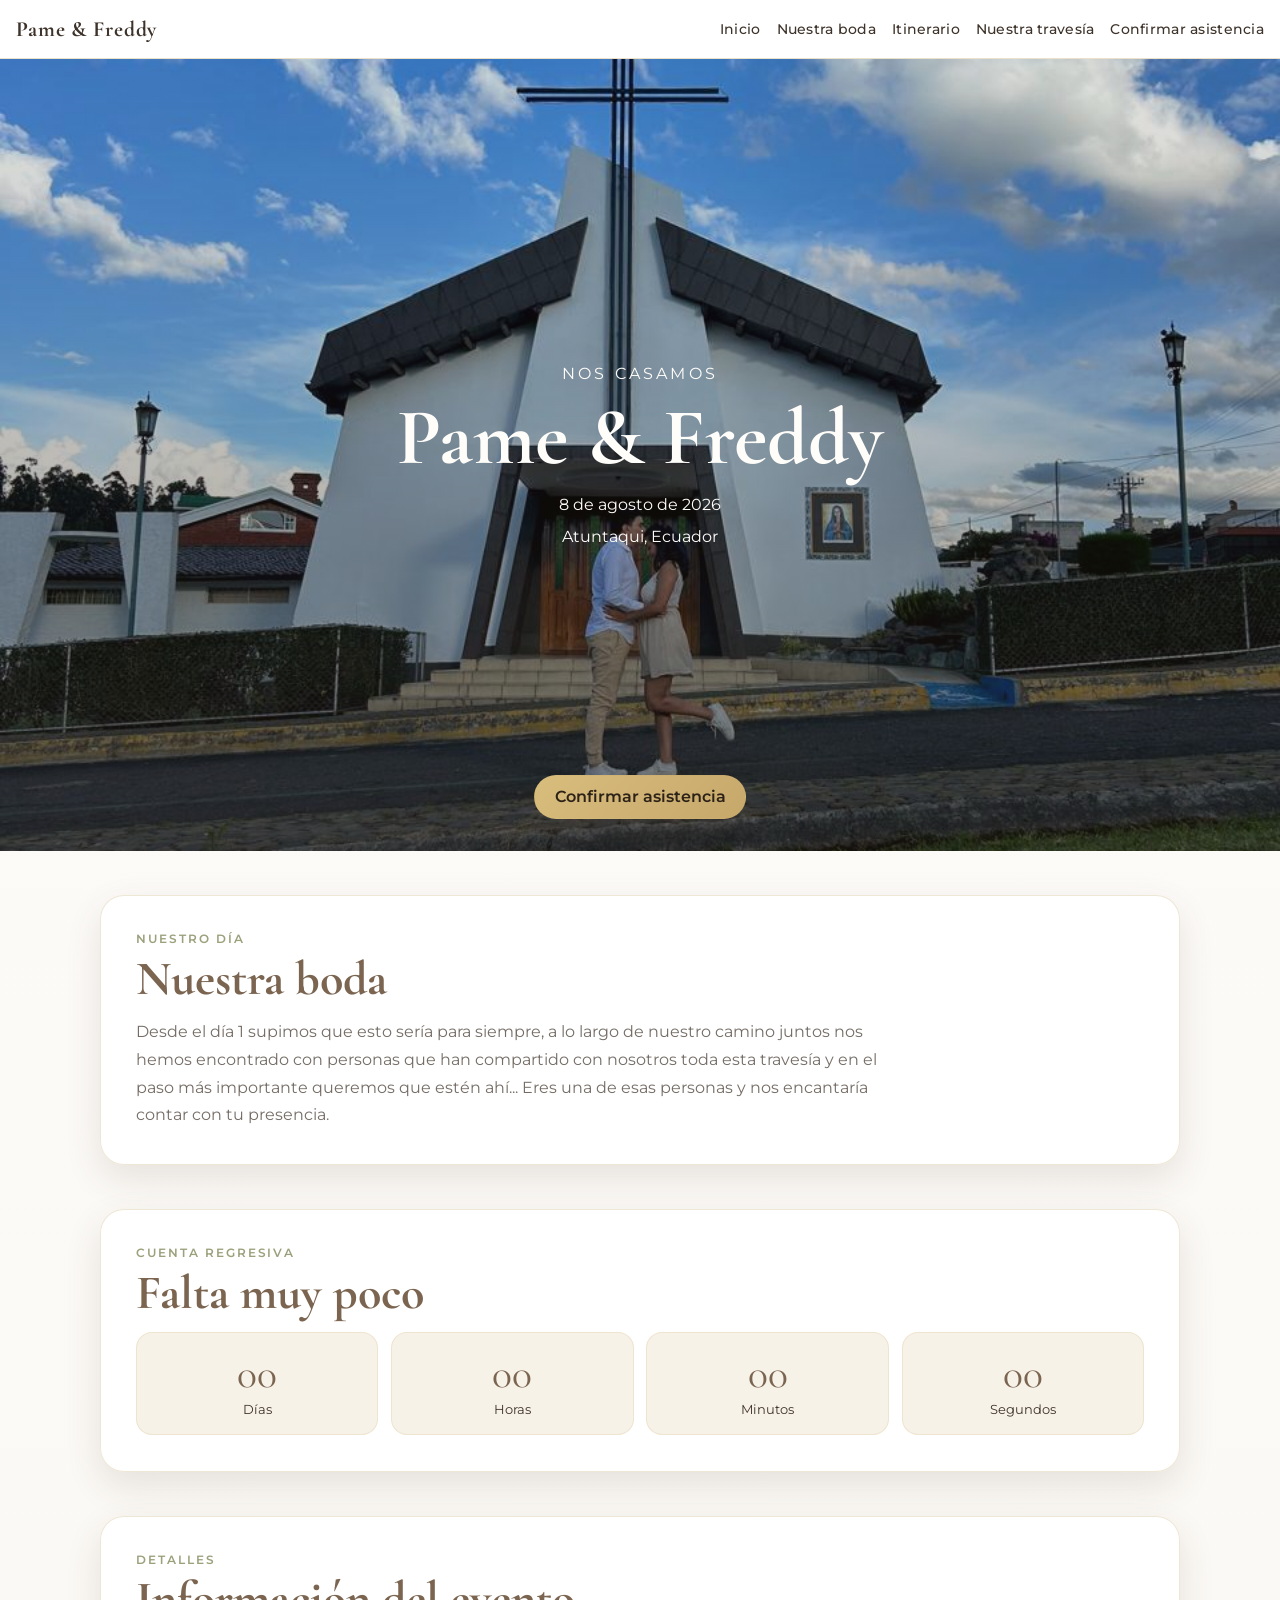
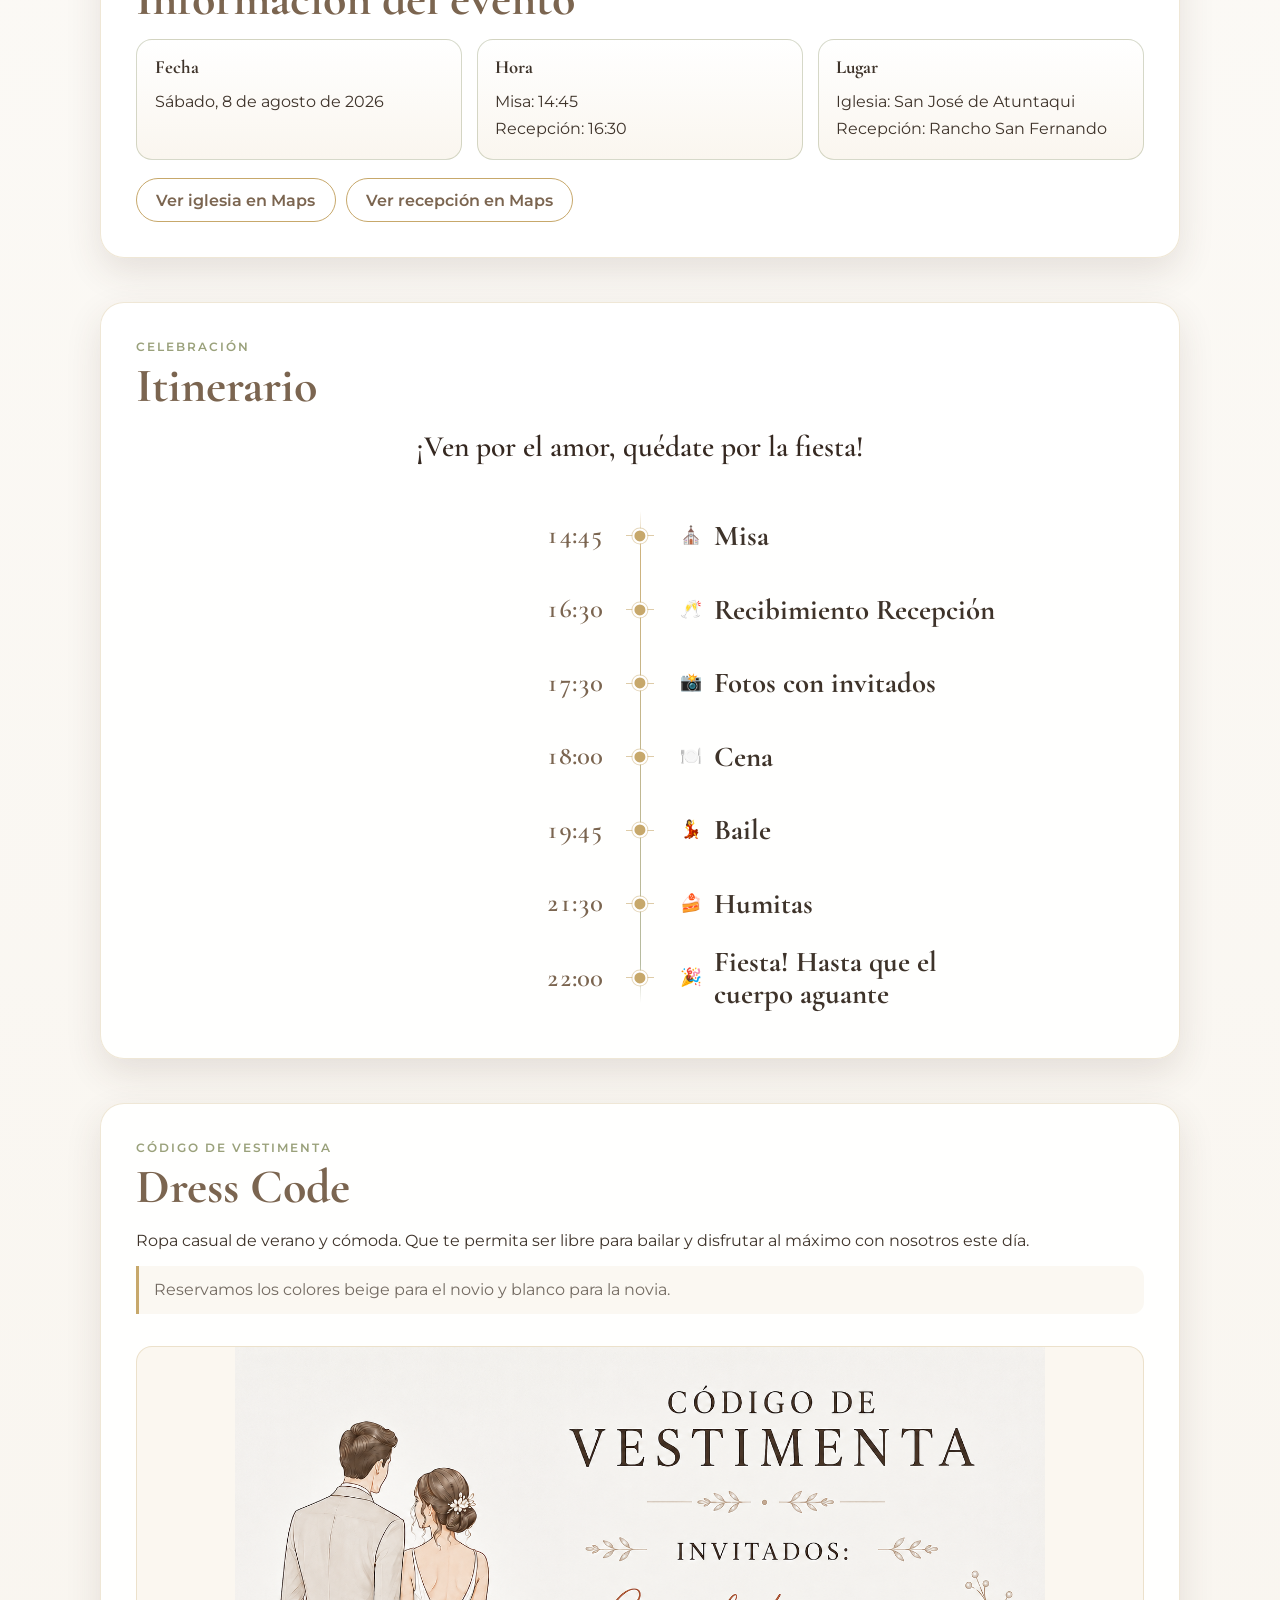
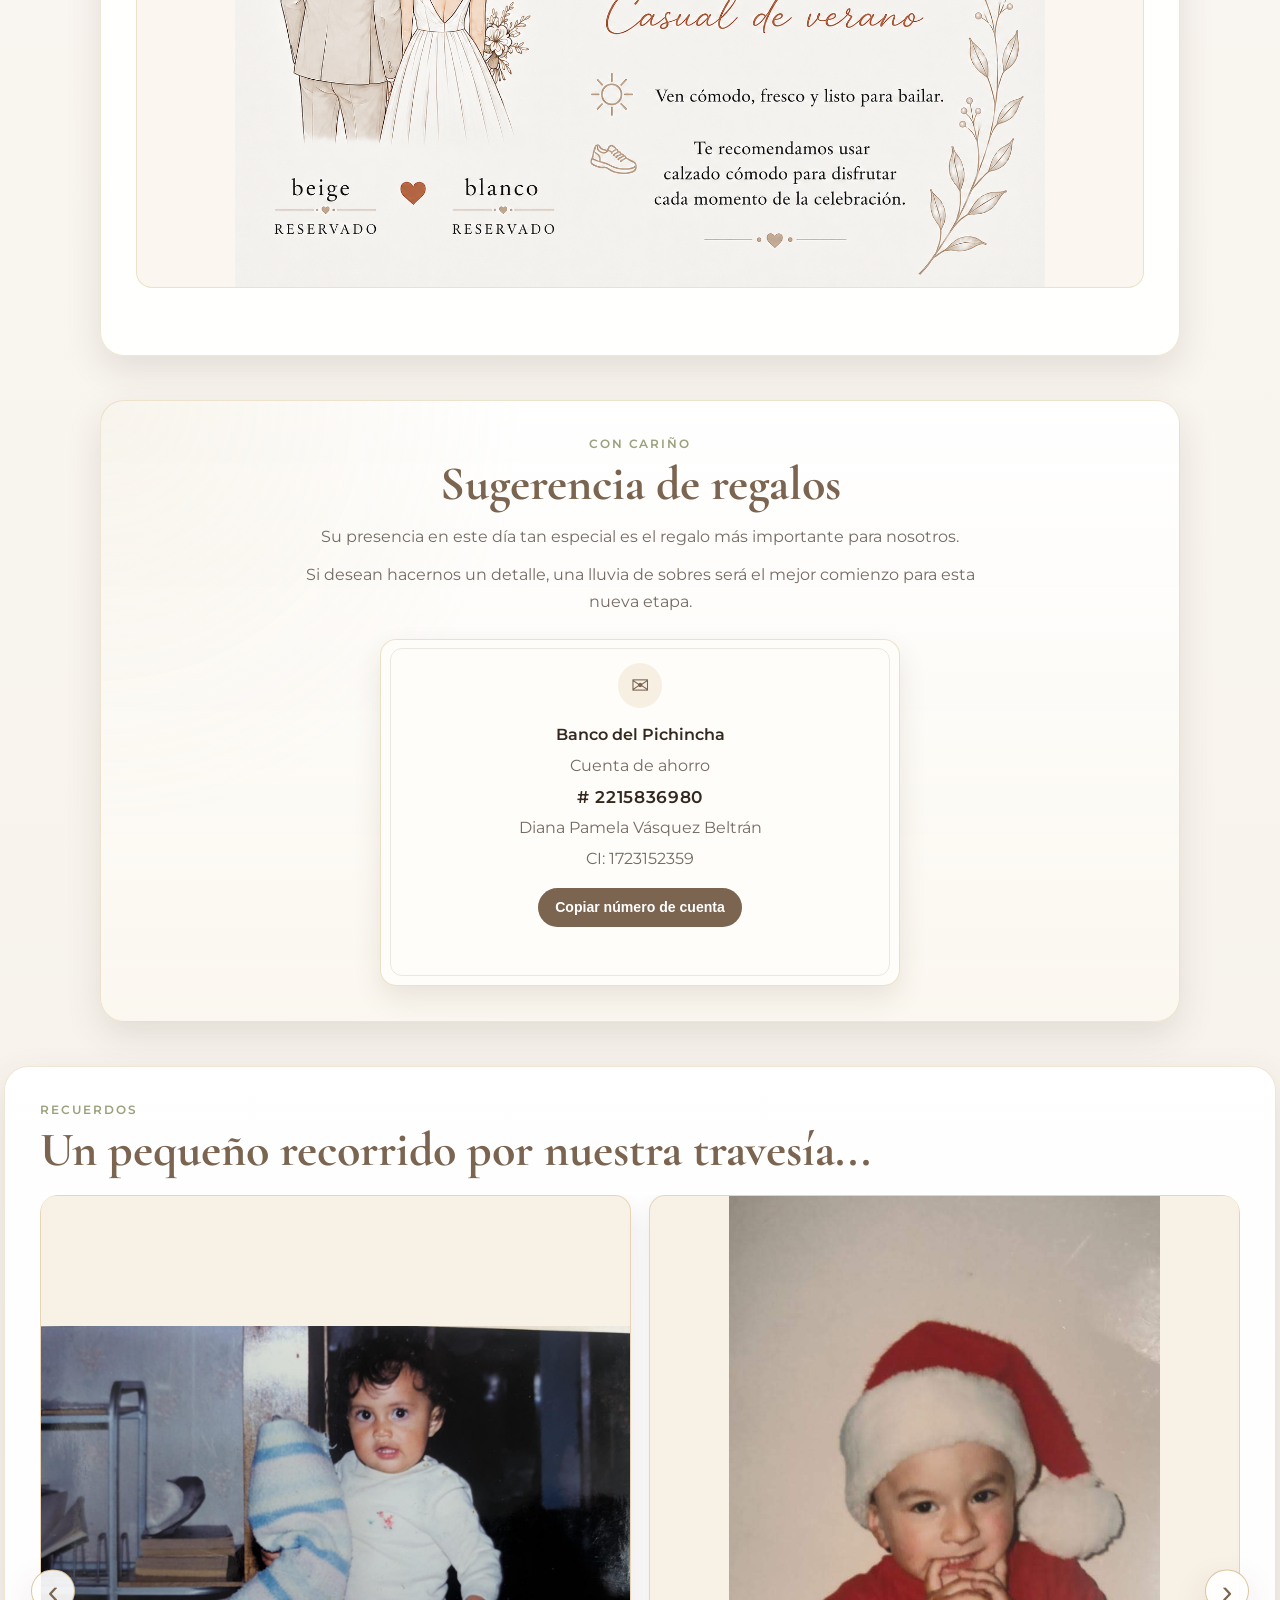
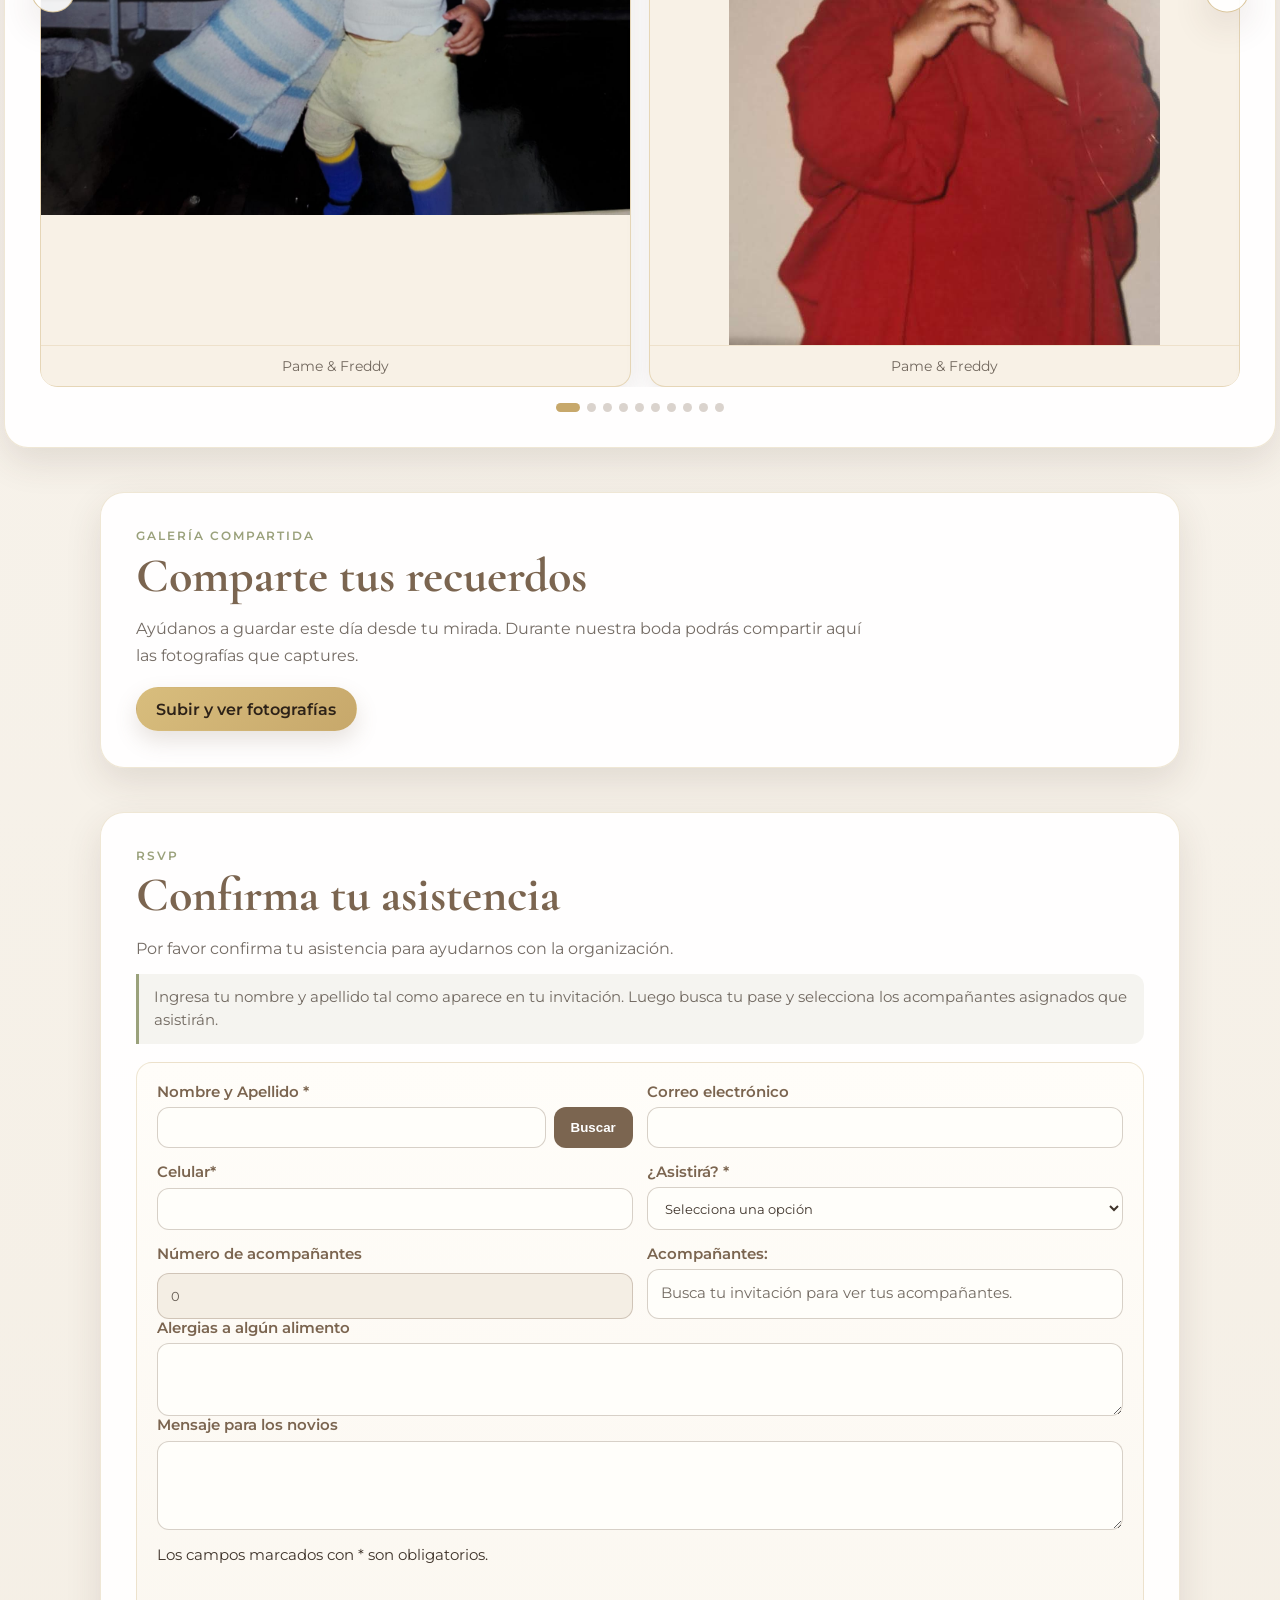
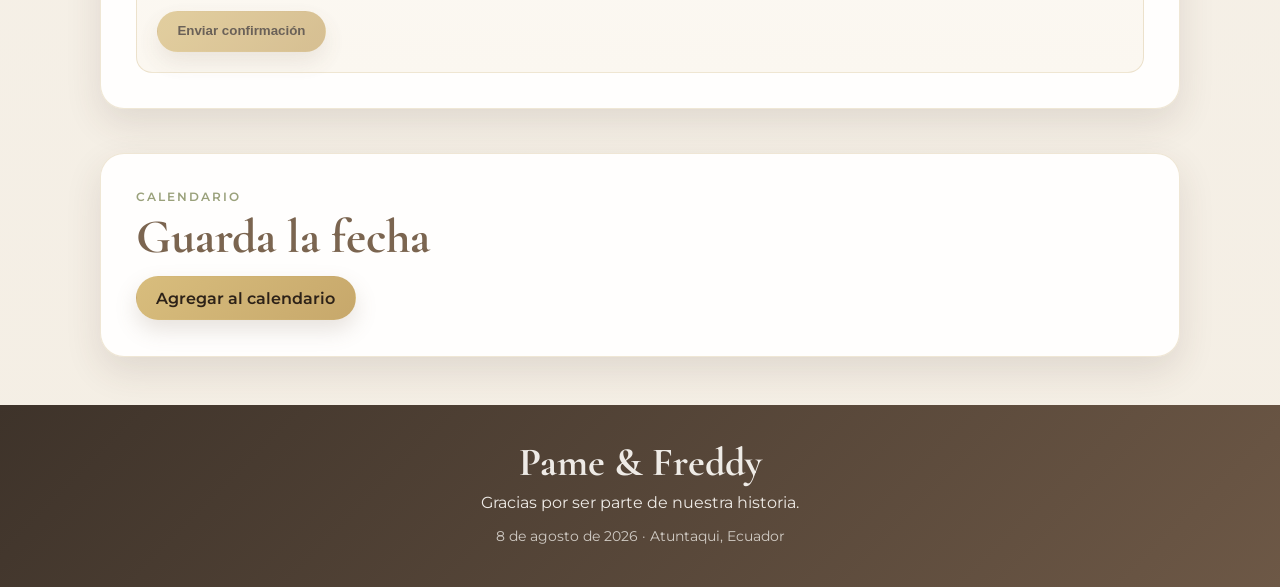
<file: index.html>
﻿<!doctype html>
<html lang="es">
<head>
  <meta charset="UTF-8">
  <meta name="viewport" content="width=device-width, initial-scale=1.0">
  <meta name="description" content="Acompáñanos en la boda de Pame y Freddy el 8 de agosto de 2026 en Atuntaqui, Ecuador. Confirma tu asistencia y revisa todos los detalles del evento.">
  <meta property="og:type" content="website">
  <meta property="og:title" content="Pame & Freddy | Nuestra boda">
  <meta property="og:description" content="Invitación de boda de Pame y Freddy. Confirma tu asistencia y acompáñanos a celebrar este día especial.">
  <meta property="og:image" content="assets/foto-principal.jpg">
  <meta property="og:locale" content="es_EC">
  <title>Pame & Freddy | Nuestra boda</title>
  <link rel="icon" type="image/png" href="assets/Cod_vestimenta.png">
  <link rel="preconnect" href="https://fonts.googleapis.com">
  <link rel="preconnect" href="https://fonts.gstatic.com" crossorigin>
  <link href="https://fonts.googleapis.com/css2?family=Cormorant+Garamond:wght@400;500;600;700&family=Montserrat:wght@300;400;500;600&display=swap" rel="stylesheet">
  <link rel="stylesheet" href="styles.css">
  <!-- Cómo publicar en GitHub Pages: subir esta carpeta al repo y activar Settings > Pages > Deploy from a branch (main / root). -->
</head>
<body>
  <header class="topbar">
    <div class="brand">Pame & Freddy</div>
    <button class="menu-toggle" aria-label="Abrir menú" aria-expanded="false">☰</button>
    <nav class="nav" id="main-nav">
      <a href="#inicio">Inicio</a>
      <a href="#nuestra-boda">Nuestra boda</a>
      <a href="#itinerario">Itinerario</a>
      <a href="#galeria">Nuestra travesía</a>
      <a href="#rsvp">Confirmar asistencia</a>
    </nav>
  </header>

  <main>
    <section class="hero" id="inicio" aria-label="Sección principal">
      <!-- Dónde cambiar las fotos: reemplazar assets/foto-principal.jpg por tu imagen final -->
      <img class="hero-bg" src="assets/foto-principal.jpg" alt="Pame y Freddy" onerror="this.style.display='none'; this.parentElement.classList.add('bg-fallback');">
      <div class="hero-overlay"></div>
      <div class="hero-content reveal">
        <p class="hero-subtitle">Nos casamos</p>
        <h1>Pame & Freddy</h1>
        <p class="hero-date">8 de agosto de 2026</p>
        <p class="hero-location">Atuntaqui, Ecuador</p>
      </div>
      <div class="hero-actions">
        <a class="btn btn-primary" href="#rsvp">Confirmar asistencia</a>
      </div>
    </section>

    <section class="section reveal" id="nuestra-boda">
      <p class="section-kicker">Nuestro día</p>
      <h2>Nuestra boda</h2>
      <p class="romantic-text">Desde el día 1 supimos que esto sería para siempre, a lo largo de nuestro camino juntos nos hemos encontrado con personas que han compartido con nosotros toda esta travesía y en el paso más importante queremos que estén ahí... Eres una de esas personas y nos encantaría contar con tu presencia.</p>
    </section>

    <section class="section reveal" id="contador" aria-label="Contador regresivo">
      <p class="section-kicker">Cuenta regresiva</p>
      <h2>Falta muy poco</h2>
      <div class="countdown" role="timer" aria-live="polite">
        <div class="count-item"><span id="days">00</span><small>Días</small></div>
        <div class="count-item"><span id="hours">00</span><small>Horas</small></div>
        <div class="count-item"><span id="minutes">00</span><small>Minutos</small></div>
        <div class="count-item"><span id="seconds">00</span><small>Segundos</small></div>
      </div>
    </section>

    <section class="section reveal" id="evento">
      <p class="section-kicker">Detalles</p>
      <h2>Información del evento</h2>
      <div class="cards">
        <article class="card">
          <h3>Fecha</h3>
          <p>Sábado, 8 de agosto de 2026</p>
        </article>
        <article class="card">
          <h3>Hora</h3>
          <!-- Dónde cambiar la hora: actualiza los horarios de misa y recepción -->
          <p>Misa: 14:45<br>Recepción: 16:30</p>
        </article>
        <article class="card">
          <h3>Lugar</h3>
          <!-- Dónde cambiar la dirección exacta: actualiza los nombres o enlaces de Iglesia y Recepción -->
          <p>
            Iglesia: San José de Atuntaqui<br>
            Recepción: Rancho San Fernando
          </p>
        </article>
      </div>

      <div class="map-actions">
        <a class="btn btn-outline" href="https://www.google.com/maps/search/?api=1&query=Iglesia%20San%20Jos%C3%A9%20de%20Atuntaqui" target="_blank" rel="noopener noreferrer">Ver iglesia en Maps</a>
        <a class="btn btn-outline" href="https://www.google.com/maps/search/?api=1&query=Rancho%20San%20Fernando%20Atuntaqui" target="_blank" rel="noopener noreferrer">Ver recepción en Maps</a>
      </div>
    </section>

    <section class="section reveal" id="itinerario">
      <p class="section-kicker">Celebración</p>
      <h2>Itinerario</h2>
      <p class="itinerary-tagline">¡Ven por el amor, quédate por la fiesta!</p>
      <div class="timeline">
        <div class="timeline-item"><h3><span class="timeline-icon" aria-hidden="true">⛪</span>Misa</h3><p>14:45</p></div>
        <div class="timeline-item"><h3><span class="timeline-icon" aria-hidden="true">🥂</span>Recibimiento Recepción</h3><p>16:30</p></div>
        <div class="timeline-item"><h3><span class="timeline-icon" aria-hidden="true">📸</span>Fotos con invitados</h3><p>17:30</p></div>
        <div class="timeline-item"><h3><span class="timeline-icon" aria-hidden="true">🍽️</span>Cena</h3><p>18:00</p></div>
        <div class="timeline-item"><h3><span class="timeline-icon" aria-hidden="true">💃</span>Baile</h3><p>19:45</p></div>
        <div class="timeline-item"><h3><span class="timeline-icon" aria-hidden="true">🍰</span>Humitas</h3><p>21:30</p></div>
        <div class="timeline-item"><h3><span class="timeline-icon" aria-hidden="true">🎉</span>Fiesta! Hasta que el cuerpo aguante</h3><p>22:00</p></div>
      </div>
    </section>

    <section class="section reveal" id="dress-code">
      <p class="section-kicker">Código de vestimenta</p>
      <h2>Dress Code</h2>
      <p>Ropa casual de verano y cómoda. Que te permita ser libre para bailar y disfrutar al máximo con nosotros este día.</p>
      <p class="dress-note">Reservamos los colores beige para el novio y blanco para la novia.</p>
      <figure class="dress-code-image">
        <img src="assets/Cod_vestimenta.png" alt="Código de vestimenta para la boda" loading="lazy">
      </figure>
    </section>

    <section class="section reveal gift-section" id="regalos">
      <p class="section-kicker">Con cariño</p>
      <h2>Sugerencia de regalos</h2>
      <div class="gift-intro">
        <p>Su presencia en este día tan especial es el regalo más importante para nosotros.</p>
        <p>Si desean hacernos un detalle, una lluvia de sobres será el mejor comienzo para esta nueva etapa.</p>
      </div>

      <article class="gift-card" aria-label="Datos bancarios para regalo">
        <div class="gift-icon" aria-hidden="true">✉</div>
        <div class="gift-details">
          <p class="gift-bank">Banco del Pichincha</p>
          <p>Cuenta de ahorro</p>
          <p class="gift-account"># 2215836980</p>
          <p>Diana Pamela Vásquez Beltrán</p>
          <p>CI: 1723152359</p>
        </div>
        <button class="btn btn-secondary gift-copy-button" type="button" data-copy-account="2215836980">
          Copiar número de cuenta
        </button>
        <p class="gift-copy-feedback" aria-live="polite"></p>
      </article>
    </section>

    <section class="section reveal" id="galeria">
      <p class="section-kicker">Recuerdos</p>
      <h2>Un pequeño recorrido por nuestra travesía...</h2>
      <div class="gallery-carousel" aria-label="Un pequeño recorrido por nuestra travesía">
        <button class="gallery-arrow gallery-arrow-prev" type="button" aria-label="Foto anterior">‹</button>
        <div class="gallery-viewport">
          <div class="gallery">
            <!-- Dónde cambiar las fotos: agregar o quitar imágenes dentro de .gallery -->
            <figure class="gallery-item">
              <img src="assets/Mini_pame.jpeg" alt="Mini Pame" loading="lazy" onerror="this.closest('.gallery-item').remove();">
              <figcaption>Pame & Freddy</figcaption>
            </figure>
            <figure class="gallery-item">
              <img src="assets/Mini_freddy.jpeg" alt="Mini Freddy" loading="lazy" onerror="this.closest('.gallery-item').remove();">
              <figcaption>Pame & Freddy</figcaption>
            </figure>
            <figure class="gallery-item">
              <img src="assets/1.jpeg" alt="Recuerdo de Pame y Freddy 1" loading="lazy" onerror="this.closest('.gallery-item').remove();">
              <figcaption>Pame & Freddy</figcaption>
            </figure>
            <figure class="gallery-item">
              <img src="assets/2.jpeg" alt="Recuerdo de Pame y Freddy 2" loading="lazy" onerror="this.closest('.gallery-item').remove();">
              <figcaption>Pame & Freddy</figcaption>
            </figure>
            <figure class="gallery-item">
              <img src="assets/3.jpeg" alt="Recuerdo de Pame y Freddy 3" loading="lazy" onerror="this.closest('.gallery-item').remove();">
              <figcaption>Pame & Freddy</figcaption>
            </figure>
            <figure class="gallery-item">
              <img src="assets/4.jpeg" alt="Recuerdo de Pame y Freddy 4" loading="lazy" onerror="this.closest('.gallery-item').remove();">
              <figcaption>Pame & Freddy</figcaption>
            </figure>
            <figure class="gallery-item">
              <img src="assets/5.jpeg" alt="Recuerdo de Pame y Freddy 5" loading="lazy" onerror="this.closest('.gallery-item').remove();">
              <figcaption>Pame & Freddy</figcaption>
            </figure>
            <figure class="gallery-item">
              <img src="assets/6.jpeg" alt="Recuerdo de Pame y Freddy 6" loading="lazy" onerror="this.closest('.gallery-item').remove();">
              <figcaption>Pame & Freddy</figcaption>
            </figure>
            <figure class="gallery-item">
              <img src="assets/7.jpeg" alt="Recuerdo de Pame y Freddy 7" loading="lazy" onerror="this.closest('.gallery-item').remove();">
              <figcaption>Pame & Freddy</figcaption>
            </figure>
            <figure class="gallery-item">
              <img src="assets/8.jpeg" alt="Recuerdo de Pame y Freddy 8" loading="lazy" onerror="this.closest('.gallery-item').remove();">
              <figcaption>Pame & Freddy</figcaption>
            </figure>
            <figure class="gallery-item">
              <img src="assets/9.jpeg" alt="Recuerdo de Pame y Freddy 9" loading="lazy" onerror="this.closest('.gallery-item').remove();">
              <figcaption>Pame & Freddy</figcaption>
            </figure>
            <figure class="gallery-item">
              <img src="assets/10.jpeg" alt="Recuerdo de Pame y Freddy 10" loading="lazy" onerror="this.closest('.gallery-item').remove();">
              <figcaption>Pame & Freddy</figcaption>
            </figure>
            <figure class="gallery-item">
              <img src="assets/11.jpeg" alt="Recuerdo de Pame y Freddy 11" loading="lazy" onerror="this.closest('.gallery-item').remove();">
              <figcaption>Pame & Freddy</figcaption>
            </figure>
            <figure class="gallery-item">
              <img src="assets/12.jpeg" alt="Recuerdo de Pame y Freddy 12" loading="lazy" onerror="this.closest('.gallery-item').remove();">
              <figcaption>Pame & Freddy</figcaption>
            </figure>
            <figure class="gallery-item">
              <img src="assets/13.jpeg" alt="Recuerdo de Pame y Freddy 13" loading="lazy" onerror="this.closest('.gallery-item').remove();">
              <figcaption>Pame & Freddy</figcaption>
            </figure>
            <figure class="gallery-item">
              <img src="assets/14.jpeg" alt="Recuerdo de Pame y Freddy 14" loading="lazy" onerror="this.closest('.gallery-item').remove();">
              <figcaption>Pame & Freddy</figcaption>
            </figure>
            <figure class="gallery-item">
              <img src="assets/15.jpeg" alt="Recuerdo de Pame y Freddy 15" loading="lazy" onerror="this.closest('.gallery-item').remove();">
              <figcaption>Pame & Freddy</figcaption>
            </figure>
            <figure class="gallery-item">
              <img src="assets/16.jpeg" alt="Recuerdo de Pame y Freddy 16" loading="lazy" onerror="this.closest('.gallery-item').remove();">
              <figcaption>Pame & Freddy</figcaption>
            </figure>
            <figure class="gallery-item">
              <img src="assets/17.jpeg" alt="Recuerdo de Pame y Freddy 17" loading="lazy" onerror="this.closest('.gallery-item').remove();">
              <figcaption>Pame & Freddy</figcaption>
            </figure>
            <figure class="gallery-item">
              <img src="assets/18.jpeg" alt="Recuerdo de Pame y Freddy 18" loading="lazy" onerror="this.closest('.gallery-item').remove();">
              <figcaption>Pame & Freddy</figcaption>
            </figure>
          </div>
        </div>
        <button class="gallery-arrow gallery-arrow-next" type="button" aria-label="Foto siguiente">›</button>
      </div>
      <div class="gallery-dots" aria-label="Indicadores de galería"></div>
    </section>

    <section class="section reveal" id="fotos-invitados">
      <p class="section-kicker">Galería compartida</p>
      <h2>Comparte tus recuerdos</h2>
      <p class="section-intro">Ayúdanos a guardar este día desde tu mirada. Durante nuestra boda podrás compartir aquí las fotografías que captures.</p>
      <div class="map-actions">
        <a class="btn btn-primary" href="fotos.html">Subir y ver fotografías</a>
      </div>
    </section>

    <section class="section reveal" id="rsvp">
      <p class="section-kicker">RSVP</p>
      <h2>Confirma tu asistencia</h2>
      <p class="section-intro">Por favor confirma tu asistencia para ayudarnos con la organización.</p>
      <p class="rsvp-instructions">Ingresa tu nombre y apellido tal como aparece en tu invitación. Luego busca tu pase y selecciona los acompañantes asignados que asistirán.</p>
      <form id="rsvp-form" class="rsvp-form" novalidate>
        <div class="form-grid">
          <div class="form-field">
            <label for="full_name">Nombre y Apellido *</label>
            <div class="search-field">
              <input id="full_name" name="full_name" type="text" required autocomplete="name">
              <button id="guest-search" type="button" class="btn btn-secondary">Buscar</button>
            </div>
          </div>

          <div class="form-field">
            <label for="email">Correo electrónico</label>
            <input id="email" name="email" type="email" inputmode="email">
          </div>

          <div class="form-field">
            <label for="phone">Celular*</label>
            <input id="phone" name="phone" type="tel" inputmode="tel" required>
          </div>

          <div class="form-field">
            <label for="attendance">¿Asistirá? *</label>
            <select id="attendance" name="attendance" required>
              <option value="">Selecciona una opción</option>
              <option value="Sí asistiré">Sí asistiré</option>
              <option value="No podré asistir">No podré asistir</option>
            </select>
          </div>

          <div class="form-field">
            <label for="guests_count">Número de acompañantes</label>
            <input id="guests_count" name="guests_count" type="number" min="0" value="0" readonly>
          </div>

          <div class="form-field">
            <label>Acompañantes:</label>
            <div id="guest_names" class="companion-list" aria-live="polite">
              <p class="companion-empty">Busca tu invitación para ver tus acompañantes.</p>
            </div>
          </div>
        </div>

        <div class="form-field">
          <label for="food_restrictions">Alergias a algún alimento</label>
          <textarea id="food_restrictions" name="food_restrictions" rows="3"></textarea>
        </div>

        <div class="form-field">
          <label for="message">Mensaje para los novios</label>
          <textarea id="message" name="message" rows="4"></textarea>
        </div>

        <p class="form-note">Los campos marcados con * son obligatorios.</p>
        <p id="rsvp-feedback" class="form-feedback" aria-live="polite"></p>
        <button id="rsvp-submit" type="submit" class="btn btn-primary">Enviar confirmación</button>
      </form>

    </section>

    <section class="section reveal" id="calendar">
      <p class="section-kicker">Calendario</p>
      <h2>Guarda la fecha</h2>
      <a class="btn btn-primary" href="https://calendar.google.com/calendar/render?action=TEMPLATE&text=Boda%20de%20Freddy%20y%20Pame&dates=20260808T150000/20260809T000000&location=Atuntaqui%2C%20Ecuador&details=Celebraci%C3%B3n%20de%20boda%20de%20Freddy%20y%20Pame" target="_blank" rel="noopener noreferrer">Agregar al calendario</a>
    </section>
  </main>

  <footer class="footer">
    <p class="footer-names">Pame & Freddy</p>
    <p>Gracias por ser parte de nuestra historia.</p>
    <p class="footer-date">8 de agosto de 2026 · Atuntaqui, Ecuador</p>
  </footer>

  <script src="script.js"></script>
</body>
</html>
</file>
<file: styles.css>
﻿:root {
  /* Cómo cambiar colores principales: ajusta estas variables */
  --cream: #f7f2e8;
  --white: #ffffff;
  --soft-gold: #c7a86b;
  --olive: #9aa17b;
  --earth: #7b6550;
  --deep-earth: #352820;
  --text-main: #3e332a;
  --text-muted: rgba(62, 51, 42, 0.72);
  --line: rgba(199, 168, 107, 0.28);
  --shadow: 0 14px 36px rgba(70, 52, 38, 0.12);
  --radius-lg: 24px;
  --radius-md: 16px;
}

* {
  box-sizing: border-box;
}

html {
  scroll-behavior: smooth;
}

body {
  margin: 0;
  font-family: "Montserrat", sans-serif;
  color: var(--text-main);
  background:
    linear-gradient(180deg, rgba(255, 255, 255, 0.78) 0%, rgba(244, 238, 228, 0.94) 100%),
    #f7f2e8;
}

img {
  max-width: 100%;
  display: block;
}

h1,
h2,
h3 {
  font-family: "Cormorant Garamond", serif;
  line-height: 1.1;
  margin: 0 0 0.6rem;
}

p {
  margin: 0;
  line-height: 1.7;
}

.topbar {
  position: sticky;
  top: 0;
  z-index: 20;
  display: flex;
  align-items: center;
  justify-content: space-between;
  gap: 1rem;
  padding: 0.9rem 1rem;
  background: rgba(255, 255, 255, 0.9);
  border-bottom: 1px solid rgba(199, 168, 107, 0.35);
  backdrop-filter: blur(8px);
}

.brand {
  font-family: "Cormorant Garamond", serif;
  font-size: 1.35rem;
  font-weight: 700;
  letter-spacing: 0.04em;
}

.menu-toggle {
  border: 1px solid rgba(122, 101, 80, 0.4);
  background: var(--white);
  border-radius: 10px;
  padding: 0.35rem 0.55rem;
  font-size: 1rem;
  color: var(--earth);
}

.nav {
  position: absolute;
  top: 100%;
  left: 0;
  right: 0;
  display: none;
  flex-direction: column;
  background: var(--white);
  padding: 0.8rem 1rem 1rem;
  border-bottom: 1px solid rgba(199, 168, 107, 0.25);
}

.nav.open {
  display: flex;
}

.nav a {
  text-decoration: none;
  color: var(--text-main);
  padding: 0.35rem 0;
  font-size: 0.88rem;
  font-weight: 500;
  letter-spacing: 0.02em;
}

.hero {
  position: relative;
  min-height: 88vh;
  display: grid;
  place-items: center;
  text-align: center;
  overflow: hidden;
}

.hero-bg {
  position: absolute;
  inset: 0;
  width: 100%;
  height: 100%;
  object-fit: cover;
}

.hero.bg-fallback {
  background: radial-gradient(circle at top, #f8f1e4 0%, #e9dfcf 48%, #d9cbb8 100%);
}

.hero-overlay {
  position: absolute;
  inset: 0;
  background: linear-gradient(180deg, rgba(39, 30, 21, 0.12) 0%, rgba(39, 30, 21, 0.48) 100%);
}

.hero-content {
  position: relative;
  z-index: 1;
  color: #fffdf9;
  padding: 1.2rem;
  max-width: 760px;
}

.hero-subtitle {
  letter-spacing: 0.2em;
  text-transform: uppercase;
  margin-bottom: 0.4rem;
}

.hero h1 {
  font-size: clamp(2.4rem, 8vw, 5rem);
}

.hero-date,
.hero-location {
  font-size: 1rem;
  margin-top: 0.25rem;
}

.hero-actions {
  position: absolute;
  left: 1rem;
  right: 1rem;
  bottom: 2rem;
  z-index: 2;
  display: flex;
  flex-wrap: wrap;
  justify-content: center;
  gap: 0.65rem;
}

.btn {
  display: inline-block;
  text-decoration: none;
  border-radius: 999px;
  padding: 0.72rem 1.2rem;
  font-weight: 600;
  line-height: 1.2;
  border: 1px solid transparent;
  transition: transform 0.25s ease, box-shadow 0.25s ease, background 0.25s ease;
}

.btn:hover {
  transform: translateY(-2px);
  box-shadow: var(--shadow);
}

.btn-primary {
  background: linear-gradient(135deg, #d8bd7d 0%, var(--soft-gold) 100%);
  color: #2d2218;
  box-shadow: 0 10px 22px rgba(123, 101, 80, 0.18);
}

.btn-secondary {
  background: var(--earth);
  color: var(--white);
}

.btn-outline {
  background: rgba(255, 255, 255, 0.15);
  border-color: rgba(255, 255, 255, 0.7);
  color: #fff;
}

.section {
  width: min(1080px, calc(100% - 2rem));
  margin: 2rem auto;
  background: rgba(255, 255, 255, 0.92);
  border: 1px solid var(--line);
  border-radius: var(--radius-lg);
  box-shadow: var(--shadow);
  padding: 1.65rem 1.2rem;
}

.section h2 {
  font-size: clamp(2rem, 5vw, 3rem);
  color: var(--earth);
  margin-bottom: 0.8rem;
  letter-spacing: 0;
}

.section-kicker {
  margin-bottom: 0.35rem;
  color: var(--olive);
  font-size: 0.76rem;
  font-weight: 600;
  letter-spacing: 0.16em;
  line-height: 1.3;
  text-transform: uppercase;
}

.section-intro {
  max-width: 66ch;
  color: var(--text-muted);
}

#galeria {
  width: min(1640px, calc(100% - 0.5rem));
}

.romantic-text {
  max-width: 70ch;
  color: var(--text-muted);
  font-size: 1.02rem;
}

.countdown {
  display: grid;
  grid-template-columns: repeat(2, minmax(100px, 1fr));
  gap: 0.8rem;
}

.count-item {
  text-align: center;
  background: var(--cream);
  border-radius: var(--radius-md);
  border: 1px solid rgba(199, 168, 107, 0.2);
  padding: 1rem 0.75rem;
}

.count-item span {
  display: block;
  font-family: "Cormorant Garamond", serif;
  font-size: clamp(1.8rem, 7vw, 2.6rem);
  color: var(--earth);
}

.cards {
  display: grid;
  gap: 0.9rem;
}

.card {
  border: 1px solid rgba(154, 161, 123, 0.4);
  border-radius: var(--radius-md);
  background: linear-gradient(180deg, #fff 0%, #faf6ef 100%);
  padding: 1.1rem;
  transition: transform 0.25s ease;
}

.card:hover {
  transform: translateY(-3px);
}

.card a {
  color: var(--earth);
  font-weight: 600;
  text-decoration-color: rgba(199, 168, 107, 0.75);
  text-underline-offset: 0.18em;
}

.map-actions {
  display: flex;
  flex-wrap: wrap;
  gap: 0.65rem;
  margin-top: 1.1rem;
}

.map-actions .btn-outline {
  color: var(--earth);
  border-color: var(--soft-gold);
  background: #fff;
}

.timeline {
  position: relative;
  display: grid;
  gap: 0;
  max-width: 720px;
  margin: 1.2rem auto 0;
  padding: 0.5rem 0;
}

.itinerary-tagline {
  max-width: 720px;
  margin: -0.25rem auto 0;
  color: var(--deep-earth);
  font-family: "Cormorant Garamond", serif;
  font-size: clamp(1.35rem, 4vw, 1.85rem);
  font-weight: 600;
  text-align: center;
}

.timeline::before {
  content: "";
  position: absolute;
  left: calc(5.2rem + 0.9rem);
  top: 1.25rem;
  bottom: 1.25rem;
  width: 1px;
  background: linear-gradient(
    180deg,
    transparent 0%,
    rgba(199, 168, 107, 0.88) 8%,
    rgba(154, 161, 123, 0.72) 92%,
    transparent 100%
  );
}

.timeline-item {
  position: relative;
  display: grid;
  grid-template-columns: 5.2rem 1.8rem minmax(0, 1fr);
  align-items: center;
  min-height: 4.35rem;
  column-gap: 0;
  padding: 0.35rem 0;
}

.timeline-item::before {
  content: "";
  position: absolute;
  left: calc(5.2rem + 0.9rem);
  top: 50%;
  z-index: 1;
  width: 0.7rem;
  height: 0.7rem;
  border-radius: 50%;
  background: var(--soft-gold);
  border: 2px solid var(--white);
  box-shadow: 0 0 0 1px rgba(199, 168, 107, 0.45);
  transform: translate(-50%, -50%);
}

.timeline-item::after {
  content: "";
  grid-column: 2;
  grid-row: 1;
  justify-self: center;
  width: 1.4rem;
  height: 1px;
  background: rgba(199, 168, 107, 0.58);
}

.timeline-item h3 {
  grid-column: 3;
  grid-row: 1;
  display: flex;
  align-items: center;
  gap: 0.55rem;
  margin: 0;
  padding-left: 0.85rem;
  font-size: clamp(1.35rem, 5vw, 1.8rem);
  color: var(--text-main);
}

.timeline-icon {
  display: inline-grid;
  flex: 0 0 auto;
  width: 1.8rem;
  height: 1.8rem;
  place-items: center;
  font-family: "Segoe UI Emoji", "Apple Color Emoji", "Noto Color Emoji", sans-serif;
  font-size: 1.1rem;
  line-height: 1;
}

.timeline-item p {
  grid-column: 1;
  grid-row: 1;
  justify-self: end;
  margin: 0;
  padding-right: 0.85rem;
  font-family: "Cormorant Garamond", serif;
  font-size: clamp(1.25rem, 5vw, 1.65rem);
  font-weight: 600;
  color: var(--earth);
  font-variant-numeric: tabular-nums;
}

.rsvp-placeholder {
  margin-top: 0.9rem;
  border: 1.5px dashed rgba(123, 101, 80, 0.45);
  border-radius: var(--radius-md);
  background: #fbf7f0;
  min-height: 140px;
  display: grid;
  place-items: center;
  text-align: center;
  padding: 1rem;
}

.dress-note {
  margin-top: 0.75rem;
  border-left: 3px solid var(--soft-gold);
  padding: 0.75rem 0.9rem;
  border-radius: 0 12px 12px 0;
  background: rgba(251, 247, 240, 0.82);
  color: var(--text-muted);
  font-size: 0.98rem;
  line-height: 1.55;
}

.dress-code-image {
  display: flex;
  justify-content: center;
  width: 100%;
  margin: 2rem 0;
  overflow: hidden;
  border-radius: var(--radius-md);
  border: 1px solid var(--line);
  background: #fbf7f0;
}

.dress-code-image img {
  width: 100%;
  max-width: 900px;
  max-height: 540px;
  object-fit: contain;
}

.gift-section {
  background:
    radial-gradient(circle at top left, rgba(199, 168, 107, 0.12), transparent 34%),
    linear-gradient(180deg, rgba(255, 255, 255, 0.96) 0%, rgba(251, 247, 240, 0.94) 100%);
  text-align: center;
}

.gift-intro {
  display: grid;
  gap: 0.65rem;
  max-width: 700px;
  margin: 0 auto;
  color: var(--text-muted);
  font-size: 1rem;
}

.gift-card {
  position: relative;
  display: grid;
  justify-items: center;
  gap: 0.85rem;
  max-width: 520px;
  margin: 1.45rem auto 0;
  padding: 1.45rem 1.1rem;
  border: 1px solid rgba(199, 168, 107, 0.34);
  border-radius: var(--radius-md);
  background: rgba(255, 253, 249, 0.94);
  box-shadow: 0 12px 28px rgba(70, 52, 38, 0.11);
}

.gift-card::before {
  content: "";
  position: absolute;
  inset: 0.55rem;
  border: 1px solid rgba(154, 161, 123, 0.22);
  border-radius: calc(var(--radius-md) - 4px);
  pointer-events: none;
}

.gift-icon {
  display: grid;
  width: 2.8rem;
  height: 2.8rem;
  place-items: center;
  border-radius: 50%;
  background: rgba(199, 168, 107, 0.16);
  color: var(--earth);
  font-size: 1.4rem;
  line-height: 1;
}

.gift-details {
  position: relative;
  z-index: 1;
  display: grid;
  gap: 0.2rem;
  color: var(--text-muted);
}

.gift-bank,
.gift-account {
  color: var(--deep-earth);
  font-weight: 600;
}

.gift-account {
  font-size: 1.08rem;
  letter-spacing: 0.04em;
}

.gift-copy-button {
  position: relative;
  z-index: 1;
  margin-top: 0.15rem;
  padding: 0.62rem 1rem;
  font-size: 0.88rem;
}

.gift-copy-feedback {
  position: relative;
  z-index: 1;
  min-height: 1.35rem;
  color: #2f6c3b;
  font-size: 0.88rem;
  font-weight: 600;
  line-height: 1.35;
}

.rsvp-form {
  margin-top: 1.15rem;
  border: 1px solid var(--line);
  border-radius: var(--radius-md);
  background: linear-gradient(180deg, #fffdf9 0%, #fbf7f0 100%);
  padding: 1rem;
}

.rsvp-instructions {
  margin-top: 0.75rem;
  border-left: 3px solid var(--olive);
  border-radius: 0 12px 12px 0;
  background: rgba(154, 161, 123, 0.1);
  color: var(--text-muted);
  font-size: 0.95rem;
  line-height: 1.5;
  padding: 0.75rem 0.9rem;
}

.form-grid {
  display: grid;
  gap: 0.9rem;
}

.form-field {
  display: grid;
  gap: 0.4rem;
}

.search-field {
  display: grid;
  grid-template-columns: minmax(0, 1fr) auto;
  gap: 0.5rem;
}

.search-field .btn {
  border-radius: 12px;
  padding-inline: 1rem;
}

.form-field label {
  font-weight: 600;
  color: var(--earth);
  font-size: 0.92rem;
}

.form-field input,
.form-field select,
.form-field textarea {
  width: 100%;
  border: 1px solid rgba(123, 101, 80, 0.3);
  border-radius: 12px;
  padding: 0.72rem 0.8rem;
  font-family: "Montserrat", sans-serif;
  color: var(--text-main);
  background: #fffefa;
  transition: border-color 0.2s ease, box-shadow 0.2s ease;
}

.form-field input:focus,
.form-field select:focus,
.form-field textarea:focus {
  outline: none;
  border-color: var(--soft-gold);
  box-shadow: 0 0 0 3px rgba(199, 168, 107, 0.16);
}

.form-field input[readonly] {
  color: rgba(62, 51, 42, 0.78);
  background: #f4eee4;
  cursor: default;
}

.companion-list {
  display: grid;
  gap: 0.5rem;
  min-height: 2.9rem;
  border: 1px solid rgba(123, 101, 80, 0.3);
  border-radius: 12px;
  padding: 0.72rem 0.8rem;
  background: #fffefa;
}

.companion-option {
  display: flex;
  align-items: center;
  gap: 0.55rem;
  color: var(--text-main);
}

.companion-option-generic {
  flex-wrap: wrap;
}

.companion-option input {
  flex: 0 0 auto;
  width: 1rem;
  height: 1rem;
  margin: 0;
  padding: 0;
  accent-color: var(--soft-gold);
}

.companion-option .companion-name-input {
  flex: 1 1 180px;
  width: auto;
  height: auto;
  min-width: 0;
  padding: 0.58rem 0.7rem;
}

.companion-empty {
  color: var(--text-muted);
  font-size: 0.92rem;
}

.form-note {
  margin: 0.8rem 0 0.4rem;
  font-size: 0.92rem;
}

.form-feedback {
  min-height: 1.45rem;
  margin: 0.2rem 0 0.85rem;
  font-weight: 600;
  line-height: 1.45;
}

.form-feedback.success {
  color: #2f6c3b;
  background: rgba(47, 108, 59, 0.08);
  border-color: rgba(47, 108, 59, 0.18);
}

.form-feedback.error {
  color: #9f2f2f;
  background: rgba(159, 47, 47, 0.08);
  border-color: rgba(159, 47, 47, 0.18);
}

.form-feedback.success,
.form-feedback.error {
  border: 1px solid;
  border-radius: 12px;
  padding: 0.75rem 0.85rem;
}

#rsvp-submit[disabled] {
  opacity: 0.7;
  cursor: not-allowed;
}

.supabase-help {
  margin-top: 1rem;
  border-top: 1px solid rgba(123, 101, 80, 0.25);
  padding-top: 0.8rem;
}

.supabase-help summary {
  cursor: pointer;
  font-weight: 600;
  color: var(--earth);
}

.supabase-help pre {
  margin-top: 0.6rem;
  padding: 0.8rem;
  border-radius: 12px;
  background: #f7f1e6;
  overflow: auto;
}

.gallery-carousel {
  position: relative;
  margin-top: 1.15rem;
}

.gallery-viewport {
  overflow: hidden;
  border-radius: calc(var(--radius-md) + 2px);
}

.gallery {
  display: flex;
  gap: 1.15rem;
  transition: transform 0.35s ease;
  will-change: transform;
}

.gallery-item {
  flex: 0 0 100%;
  margin: 0;
  border-radius: var(--radius-md);
  overflow: hidden;
  border: 1px solid rgba(199, 168, 107, 0.38);
  background: #f8f1e6;
  display: grid;
  grid-template-rows: minmax(0, 1fr) auto;
  height: min(88vh, 920px);
  min-height: 680px;
  box-shadow: 0 10px 26px rgba(70, 52, 38, 0.1);
}

.gallery-item img {
  align-self: center;
  justify-self: center;
  width: auto;
  height: auto;
  max-width: 100%;
  max-height: 100%;
  min-height: 0;
  object-fit: contain;
  background: #f8f1e6;
}

.gallery-item figcaption {
  border-top: 1px solid rgba(199, 168, 107, 0.22);
  padding: 0.7rem 0.95rem;
  color: var(--text-muted);
  font-size: 0.9rem;
  text-align: center;
}

.gallery-arrow {
  position: absolute;
  top: 50%;
  z-index: 2;
  width: 2.7rem;
  height: 2.7rem;
  border: 1px solid rgba(199, 168, 107, 0.65);
  border-radius: 50%;
  background: rgba(255, 255, 255, 0.92);
  color: var(--earth);
  font-size: 2rem;
  line-height: 1;
  cursor: pointer;
  box-shadow: var(--shadow);
  transform: translateY(-50%);
  transition: opacity 0.2s ease, transform 0.2s ease, background 0.2s ease;
}

.gallery-arrow:hover {
  background: var(--white);
  transform: translateY(-50%) scale(1.04);
}

.gallery-arrow:disabled {
  opacity: 0.35;
  cursor: not-allowed;
  transform: translateY(-50%);
}

.gallery-arrow-prev {
  left: -0.55rem;
}

.gallery-arrow-next {
  right: -0.55rem;
}

.gallery-dots {
  display: flex;
  flex-wrap: wrap;
  justify-content: center;
  gap: 0.45rem;
  margin-top: 1rem;
}

.gallery-dot {
  width: 0.55rem;
  height: 0.55rem;
  border: 0;
  border-radius: 999px;
  background: rgba(123, 101, 80, 0.28);
  cursor: pointer;
  padding: 0;
  transition: width 0.2s ease, background 0.2s ease, transform 0.2s ease;
}

.gallery-dot:hover {
  transform: translateY(-1px);
}

.gallery-dot.active {
  width: 1.45rem;
  background: var(--soft-gold);
}

.footer {
  text-align: center;
  margin-top: 3rem;
  padding: 2.2rem 1rem 2.4rem;
  color: rgba(255, 253, 249, 0.9);
  background: linear-gradient(135deg, #3e332a 0%, #6d5846 100%);
}

.footer-names {
  margin-bottom: 0.35rem;
  font-family: "Cormorant Garamond", serif;
  font-size: clamp(1.8rem, 5vw, 2.5rem);
  font-weight: 700;
  line-height: 1.1;
}

.footer-date {
  margin-top: 0.45rem;
  color: rgba(255, 253, 249, 0.72);
  font-size: 0.9rem;
}

.reveal {
  opacity: 0;
  transform: translateY(22px);
  transition: opacity 0.7s ease, transform 0.7s ease;
}

.reveal.visible {
  opacity: 1;
  transform: translateY(0);
}

@media (min-width: 760px) {
  .menu-toggle {
    display: none;
  }

  .nav {
    position: static;
    display: flex;
    flex-direction: row;
    gap: 1rem;
    background: transparent;
    padding: 0;
    border: 0;
  }

  .countdown {
    grid-template-columns: repeat(4, 1fr);
  }

  .cards {
    grid-template-columns: repeat(3, 1fr);
  }

  .gallery-item {
    flex-basis: calc((100% - 1.15rem) / 2);
  }

  .form-grid {
    grid-template-columns: repeat(2, 1fr);
  }

  .timeline::before {
    left: 50%;
  }

  .timeline-item {
    grid-template-columns: 1fr 2.4rem 1fr;
    min-height: 4.6rem;
  }

  .timeline-item::before {
    left: 50%;
  }

  .timeline-item::after {
    width: 1.8rem;
  }

  .timeline-item h3 {
    padding-left: 1.1rem;
  }

  .timeline-item p {
    padding-right: 1.1rem;
  }

  .section {
    margin: 2.75rem auto;
    padding: 2.2rem;
  }

  .rsvp-form {
    padding: 1.25rem;
  }
}

@media (max-width: 420px) {
  .search-field {
    grid-template-columns: 1fr;
  }

  .gallery-item {
    height: min(78vh, 680px);
    min-height: 500px;
  }

  .gallery-arrow {
    width: 2.35rem;
    height: 2.35rem;
    font-size: 1.7rem;
  }

  .gallery-arrow-prev {
    left: -0.3rem;
  }

  .gallery-arrow-next {
    right: -0.3rem;
  }
}
</file>
